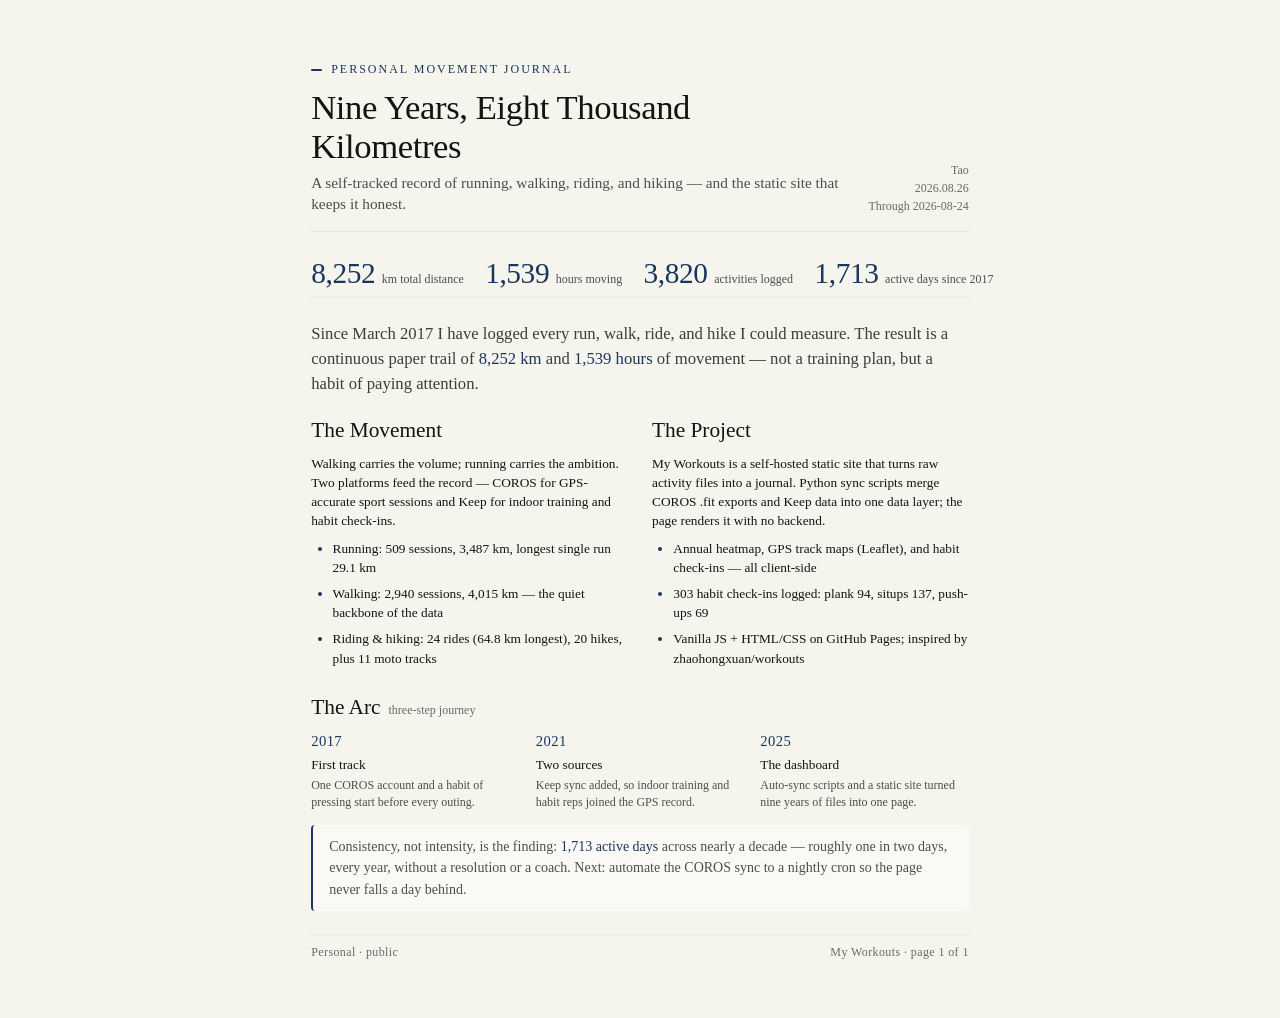
<file: kami/my-workouts-one-pager.html>
<!DOCTYPE html>
<!-- ==================================================================
      ONE-PAGER · English · parchment design system
      Single A4 proposal / report / executive summary
      Build: python3 scripts/build.py one-pager-en
      Target: exactly 1 page
      ================================================================== -->
<html lang="en">
<head>
<meta charset="UTF-8">
<title>My Workouts — Nine Years of Movement</title>
<meta name="author" content="Tao">
<meta name="description" content="A self-tracked movement journal: 8,252 km, 1,539 hours, and 1,713 active days across running, walking, riding, and hiking since 2017.">
<meta name="keywords" content="workouts, running, COROS, fitness journal, GPS tracks">
<meta name="generator" content="Kami">
<style>
  @font-face { font-family: "JetBrains Mono"; src: url("/Users/yuanpengtao/.agents/skills/kami/assets/fonts/JetBrainsMono.woff2") format("woff2"); font-weight: 400; font-style: normal; }
  @font-face { font-family: "JetBrains Mono"; src: url("/Users/yuanpengtao/.agents/skills/kami/assets/fonts/JetBrainsMono.woff2") format("woff2"); font-weight: 500; font-style: normal; }

  @page {
    size: A4;
    margin: 15mm 18mm 15mm 18mm;
    background: #f5f4ed;
  }
  * { box-sizing: border-box; margin: 0; padding: 0; }

  :root {
    --parchment: #f5f4ed;
    --ivory:     #faf9f5;
    --near-black:#141413;
    --dark-warm: #3d3d3a;
    --olive:     #504e49;
    --stone:     #6b6a64;
    --brand:     #1B365D;
    --border:    #e8e6dc;
    --border-soft:#e5e3d8;
    --tag-bg:    #E4ECF5;

    --serif: Charter, Georgia,
             Palatino, "Times New Roman", serif;
    --sans: var(--serif);
  }

  html, body { background: var(--parchment); }

  @media screen {
    body { max-width: 210mm; margin: 0 auto; padding: 15mm 18mm; }
  }

  body {
    color: var(--near-black);
    font-family: var(--serif);
    font-size: 10pt;
    line-height: 1.45;
  }

  .serif { font-family: var(--serif); }

  .header {
    margin-bottom: 16pt;
    padding-bottom: 12pt;
    border-bottom: 0.5pt solid var(--border);
    display: flex;
    align-items: flex-end;
    justify-content: space-between;
    gap: 20pt;
  }
  .title-block { flex: 1; }
  .eyebrow {
    display: inline-flex;
    align-items: center;
    gap: 7pt;
    font-size: 9pt;
    color: var(--brand);
    letter-spacing: 1.5pt;
    text-transform: uppercase;
    margin-bottom: 7pt;
    font-weight: 500;
  }
  .eyebrow::before {
    content: "";
    width: 8pt;
    height: 1.5pt;
    border-radius: 0.75pt;
    background: var(--brand);
    flex-shrink: 0;
  }
  h1 {
    font-family: var(--serif);
    font-size: 26pt;
    font-weight: 500;
    color: var(--near-black);
    line-height: 1.12;
    letter-spacing: -0.3pt;
    margin-bottom: 5pt;
  }
  .subtitle {
    font-size: 11.5pt;
    color: var(--olive);
    line-height: 1.4;
  }
  .meta {
    font-size: 9pt;
    color: var(--stone);
    text-align: right;
    line-height: 1.5;
    white-space: nowrap;
    font-variant-numeric: tabular-nums;
  }
  /* Brand logo slot (optional, from brand profile; styles apply only once uncommented). */
  .brand-logo {
    height: 44px;
    width: auto;
    max-width: 160px;
    object-fit: contain;
    align-self: flex-start;
  }

  /* METRICS - horizontal baseline, no containers (matches resume aesthetic). */
  .metrics {
    display: flex;
    gap: 16pt;
    margin-bottom: 18pt;
    padding: 4pt 0 6pt 0;
    border-bottom: 0.3pt dotted var(--border);
  }
  .metric {
    flex: 1;
    background: transparent;
    padding: 0;
    display: flex;
    align-items: baseline;
    gap: 5pt;
    break-inside: avoid;
  }
  .metric-value {
    font-family: var(--serif);
    font-size: 22pt;
    font-weight: 500;
    color: var(--brand);
    line-height: 1;
    font-variant-numeric: tabular-nums;
    white-space: nowrap;
    letter-spacing: -0.3pt;
  }
  .metric-label {
    font-size: 9pt;
    color: var(--olive);
    line-height: 1.3;
    white-space: nowrap;
  }

  /* PRODUCT SHOT (optional) - one real screenshot as the page's visual anchor.
     Uncomment the <figure> in the body, point src at a local image, and tune
     .frame height to fill the page. object-fit trims dead margin, not the window. */
  .product-shot { margin-bottom: 16pt; break-inside: avoid; }
  .product-shot .frame {
    height: 110mm;
    overflow: hidden;
    border-radius: 5pt;
    box-shadow: 0 1.5pt 6pt rgba(20, 20, 19, 0.16);
  }
  .product-shot .frame img {
    width: 100%; height: 100%;
    object-fit: cover; object-position: center; display: block;
  }
  .product-shot figcaption {
    margin-top: 7pt; font-size: 8.5pt;
    color: var(--stone); line-height: 1.45; text-align: center;
  }
  .product-shot figcaption .hl { color: var(--brand); font-weight: 500; }

  section { margin-bottom: 18pt; break-inside: avoid; }
  section:last-of-type { margin-bottom: 0; }

  h2 {
    font-family: var(--serif);
    font-size: 16pt;
    font-weight: 500;
    color: var(--near-black);
    margin-bottom: 6pt;
  }
  h2 .sub {
    font-size: 9pt;
    color: var(--stone);
    font-weight: 400;
    margin-left: 6pt;
  }

  p { margin-bottom: 6pt; line-height: 1.45; }
  p:last-child { margin-bottom: 0; }

  .lead {
    font-size: 12.5pt;
    line-height: 1.5;
    color: var(--dark-warm);
    margin-bottom: 14pt;
  }

  .hl { color: var(--brand); font-weight: 500; }

  .two-col {
    display: grid;
    grid-template-columns: 1fr 1fr;
    gap: 18pt;
  }

  ul.dash {
    margin: 0;
    padding-left: 16pt;
  }
  ul.dash li {
    margin-bottom: 5pt;
    line-height: 1.45;
  }
  ul.dash li:last-child { margin-bottom: 0; }
  ul.dash li::marker { color: var(--brand); }

  .timeline {
    display: flex;
    gap: 12pt;
    margin-top: 6pt;
  }
  .tl-step { flex: 1; break-inside: avoid; }
  .tl-year {
    font-family: var(--serif);
    font-size: 11pt;
    font-weight: 500;
    color: var(--brand);
    margin-bottom: 2pt;
    letter-spacing: 0.3pt;
    text-transform: uppercase;
  }
  .tl-head {
    font-size: 10pt;
    font-weight: 500;
    color: var(--near-black);
    margin-bottom: 2pt;
  }
  .tl-body {
    font-size: 9pt;
    color: var(--olive);
    line-height: 1.45;
  }

  .tag {
    display: inline-block;
    background: var(--tag-bg);
    color: var(--brand);
    font-size: 9pt;
    font-weight: 500;
    padding: 1pt 6pt;
    border-radius: 3pt;
    letter-spacing: 0.4pt;
    text-transform: uppercase;
    margin-right: 3pt;
  }

  /* TABLE (kami-table) */
  table, .kami-table {
    width: 100%;
    border-collapse: collapse;
    font-size: 9pt;
    margin: 8pt 0;
    break-inside: avoid;
  }
  table th, .kami-table th {
    text-align: left;
    font-weight: 500;
    color: var(--dark-warm);
    padding: 4pt 6pt;
    border-bottom: 1pt solid var(--border);
    background: transparent;
  }
  table td, .kami-table td {
    padding: 3pt 6pt;
    border-bottom: 0.3pt solid var(--border-soft);
    vertical-align: top;
  }
  table.compact th, .kami-table.compact th { padding: 2pt 5pt; font-size: 8pt; }
  table.compact td, .kami-table.compact td { padding: 1pt 5pt; font-size: 8pt; line-height: 1.4; }
  table.financial td:not(:first-child), .kami-table.financial td:not(:first-child) {
    text-align: right; font-variant-numeric: tabular-nums;
  }
  table.financial th:not(:first-child), .kami-table.financial th:not(:first-child) { text-align: right; }
  table.striped tbody tr:nth-child(even) td, .kami-table.striped tbody tr:nth-child(even) td {
    background: var(--ivory);
  }
  table .total td, .kami-table .total td {
    font-weight: 500; border-top: 1pt solid var(--brand); border-bottom: none; color: var(--near-black);
  }

  /* CALLOUT - ivory fill + a single brand bar, the same shape long-doc and
     equity-report use. Only the padding tightens for the denser page. */
  .callout {
    background: var(--ivory);
    border-left: 2pt solid var(--brand);
    border-radius: 3pt;
    padding: 8pt 12pt;
    margin: 10pt 0;
    font-size: 10.5pt;
    line-height: 1.55;
    color: var(--olive);
    break-inside: avoid;
  }
  .callout .hl, .callout .em-brand { color: var(--brand); }

  .footer {
    margin-top: 18pt;
    padding-top: 6pt;
    border-top: 0.3pt dotted var(--border);
    font-size: 9pt;
    color: var(--stone);
    display: flex;
    justify-content: space-between;
    font-variant-numeric: tabular-nums;
    letter-spacing: 0.3pt;
  }
</style>
</head>
<body>

<div class="header">
  <div class="title-block">
    <div class="eyebrow">Personal Movement Journal</div>
    <h1>Nine Years, Eight Thousand Kilometres</h1>
    <div class="subtitle">A self-tracked record of running, walking, riding, and hiking — and the static site that keeps it honest.</div>
  </div>
  <div class="meta">
    Tao<br>
    2026.08.26<br>
    Through 2026-08-24
  </div>
  <!-- Brand logo slot (optional, from the brand profile logo field). Leave commented when there is no logo; do not insert a broken image.
       To use, uncomment and set src to an expanded local absolute path:
  <img class="brand-logo" src="/absolute/path/to/logo.svg" alt=""> -->
</div>

<div class="metrics">
  <div class="metric">
    <div class="metric-value">8,252</div>
    <div class="metric-label">km total distance</div>
  </div>
  <div class="metric">
    <div class="metric-value">1,539</div>
    <div class="metric-label">hours moving</div>
  </div>
  <div class="metric">
    <div class="metric-value">3,820</div>
    <div class="metric-label">activities logged</div>
  </div>
  <div class="metric">
    <div class="metric-value">1,713</div>
    <div class="metric-label">active days since 2017</div>
  </div>
</div>

<p class="lead">
  Since March 2017 I have logged every run, walk, ride, and hike I could measure. The result is a continuous paper trail of <span class="hl">8,252 km</span> and <span class="hl">1,539 hours</span> of movement — not a training plan, but a habit of paying attention.
</p>

<div class="two-col">
  <section>
    <h2>The Movement</h2>
    <p>Walking carries the volume; running carries the ambition. Two platforms feed the record — COROS for GPS-accurate sport sessions and Keep for indoor training and habit check-ins.</p>
    <ul class="dash">
      <li>Running: 509 sessions, 3,487 km, longest single run 29.1 km</li>
      <li>Walking: 2,940 sessions, 4,015 km — the quiet backbone of the data</li>
      <li>Riding & hiking: 24 rides (64.8 km longest), 20 hikes, plus 11 moto tracks</li>
    </ul>
  </section>

  <section>
    <h2>The Project</h2>
    <p>My Workouts is a self-hosted static site that turns raw activity files into a journal. Python sync scripts merge COROS .fit exports and Keep data into one data layer; the page renders it with no backend.</p>
    <ul class="dash">
      <li>Annual heatmap, GPS track maps (Leaflet), and habit check-ins — all client-side</li>
      <li>303 habit check-ins logged: plank 94, situps 137, push-ups 69</li>
      <li>Vanilla JS + HTML/CSS on GitHub Pages; inspired by zhaohongxuan/workouts</li>
    </ul>
  </section>
</div>

<section>
  <h2>The Arc<span class="sub">three-step journey</span></h2>
  <div class="timeline">
    <div class="tl-step">
      <div class="tl-year">2017</div>
      <div class="tl-head">First track</div>
      <div class="tl-body">One COROS account and a habit of pressing start before every outing.</div>
    </div>
    <div class="tl-step">
      <div class="tl-year">2021</div>
      <div class="tl-head">Two sources</div>
      <div class="tl-body">Keep sync added, so indoor training and habit reps joined the GPS record.</div>
    </div>
    <div class="tl-step">
      <div class="tl-year">2025</div>
      <div class="tl-head">The dashboard</div>
      <div class="tl-body">Auto-sync scripts and a static site turned nine years of files into one page.</div>
    </div>
  </div>
</section>

<div class="callout">
  Consistency, not intensity, is the finding: <span class="hl">1,713 active days</span> across nearly a decade — roughly one in two days, every year, without a resolution or a coach. Next: automate the COROS sync to a nightly cron so the page never falls a day behind.
</div>

<div class="footer">
  <span>Personal · public</span>
  <span>My Workouts · page 1 of 1</span>
</div>

</body>
</html>
</file>
